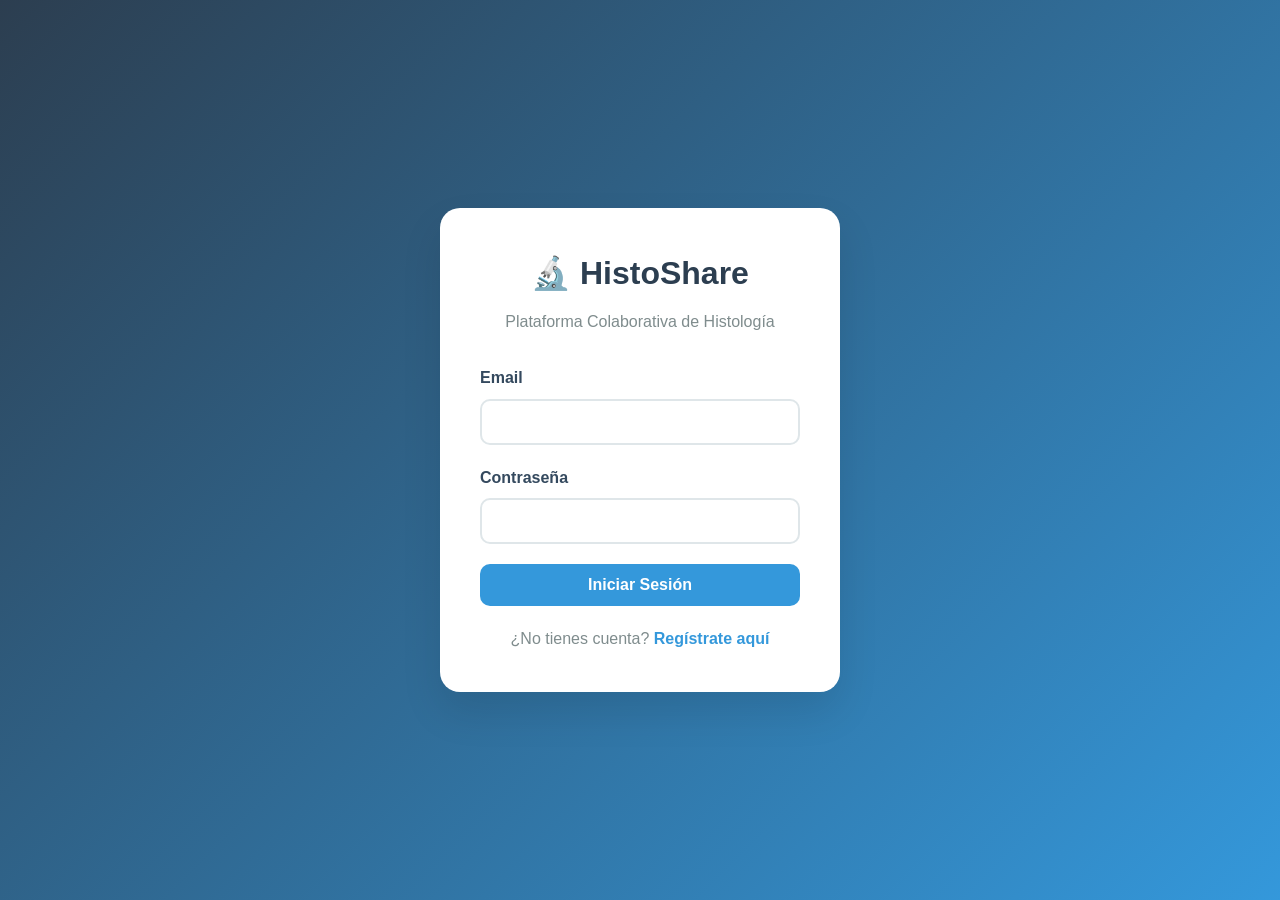
<file: index.html>
<!DOCTYPE html>
<html lang="es">
<head>
    <meta charset="UTF-8">
    <meta name="viewport" content="width=device-width, initial-scale=1.0">
    <title>HistoShare - Plataforma Colaborativa de Histología</title>
    <style>
        * {
            margin: 0;
            padding: 0;
            box-sizing: border-box;
        }

        :root {
            --primary: #2c3e50;
            --secondary: #3498db;
            --accent: #e74c3c;
            --success: #27ae60;
            --warning: #f39c12;
            --light: #ecf0f1;
            --dark: #34495e;
            --white: #ffffff;
        }

        body {
            font-family: -apple-system, BlinkMacSystemFont, 'Segoe UI', Roboto, sans-serif;
            background-color: var(--light);
            color: var(--dark);
            line-height: 1.6;
        }

        /* Login/Register Styles */
        .auth-container {
            min-height: 100vh;
            display: flex;
            align-items: center;
            justify-content: center;
            background: linear-gradient(135deg, var(--primary) 0%, var(--secondary) 100%);
            padding: 20px;
        }

        .auth-box {
            background: white;
            padding: 40px;
            border-radius: 20px;
            box-shadow: 0 20px 40px rgba(0,0,0,0.1);
            width: 100%;
            max-width: 400px;
            animation: slideUp 0.5s ease;
        }

        @keyframes slideUp {
            from {
                opacity: 0;
                transform: translateY(30px);
            }
            to {
                opacity: 1;
                transform: translateY(0);
            }
        }

        .auth-header {
            text-align: center;
            margin-bottom: 30px;
        }

        .auth-header h1 {
            color: var(--primary);
            font-size: 32px;
            margin-bottom: 10px;
        }

        .auth-header p {
            color: #7f8c8d;
        }

        .form-group {
            margin-bottom: 20px;
        }

        .form-label {
            display: block;
            margin-bottom: 8px;
            color: var(--dark);
            font-weight: 600;
        }

        .form-input {
            width: 100%;
            padding: 12px 15px;
            border: 2px solid #dfe6e9;
            border-radius: 10px;
            font-size: 16px;
            transition: all 0.3s;
        }

        .form-input:focus {
            outline: none;
            border-color: var(--secondary);
            box-shadow: 0 0 0 3px rgba(52, 152, 219, 0.1);
        }

        .btn {
            padding: 12px 30px;
            border: none;
            border-radius: 10px;
            font-size: 16px;
            font-weight: 600;
            cursor: pointer;
            transition: all 0.3s;
            display: inline-block;
            text-align: center;
        }

        .btn-primary {
            background: var(--secondary);
            color: white;
            width: 100%;
        }

        .btn-primary:hover {
            background: #2980b9;
            transform: translateY(-2px);
            box-shadow: 0 5px 15px rgba(52, 152, 219, 0.3);
        }

        .auth-switch {
            text-align: center;
            margin-top: 20px;
            color: #7f8c8d;
        }

        .auth-switch a {
            color: var(--secondary);
            text-decoration: none;
            font-weight: 600;
        }

        /* App Container */
        .app-container {
            display: none;
            min-height: 100vh;
            background: var(--light);
        }

        /* Header */
        .app-header {
            background: var(--primary);
            color: white;
            padding: 15px 20px;
            box-shadow: 0 2px 10px rgba(0,0,0,0.1);
        }

        .header-content {
            max-width: 1200px;
            margin: 0 auto;
            display: flex;
            justify-content: space-between;
            align-items: center;
        }

        .header-title {
            display: flex;
            align-items: center;
            gap: 15px;
        }

        .header-title h1 {
            font-size: 24px;
        }

        .user-info {
            display: flex;
            align-items: center;
            gap: 15px;
        }

        .user-name {
            font-weight: 500;
        }

        .btn-logout {
            background: rgba(255,255,255,0.1);
            color: white;
            padding: 8px 16px;
            font-size: 14px;
        }

        .btn-logout:hover {
            background: rgba(255,255,255,0.2);
        }

        /* Navigation Tabs */
        .nav-tabs {
            background: white;
            box-shadow: 0 2px 5px rgba(0,0,0,0.05);
            position: sticky;
            top: 0;
            z-index: 100;
        }

        .nav-tabs-container {
            max-width: 1200px;
            margin: 0 auto;
            display: flex;
            overflow-x: auto;
            -webkit-overflow-scrolling: touch;
        }

        .nav-tab {
            padding: 15px 25px;
            cursor: pointer;
            border-bottom: 3px solid transparent;
            transition: all 0.3s;
            white-space: nowrap;
            font-weight: 500;
            color: var(--dark);
        }

        .nav-tab:hover {
            background: rgba(52, 152, 219, 0.05);
        }

        .nav-tab.active {
            color: var(--secondary);
            border-bottom-color: var(--secondary);
        }

        /* Content Area */
        .content-area {
            max-width: 1200px;
            margin: 0 auto;
            padding: 20px;
        }

        .tab-content {
            display: none;
            animation: fadeIn 0.3s;
        }

        .tab-content.active {
            display: block;
        }

        @keyframes fadeIn {
            from {
                opacity: 0;
            }
            to {
                opacity: 1;
            }
        }

        /* Upload Section */
        .upload-section {
            background: white;
            padding: 30px;
            border-radius: 15px;
            box-shadow: 0 5px 15px rgba(0,0,0,0.08);
            margin-bottom: 30px;
            text-align: center;
        }

        .upload-area {
            border: 3px dashed var(--secondary);
            border-radius: 10px;
            padding: 40px;
            background: rgba(52, 152, 219, 0.05);
            cursor: pointer;
            transition: all 0.3s;
        }

        .upload-area:hover {
            background: rgba(52, 152, 219, 0.1);
            border-color: #2980b9;
        }

        .upload-icon {
            font-size: 48px;
            color: var(--secondary);
            margin-bottom: 10px;
        }

        #fileInput {
            display: none;
        }

        /* Gallery Grid */
        .gallery-grid {
            display: grid;
            grid-template-columns: repeat(auto-fill, minmax(250px, 1fr));
            gap: 20px;
            margin-top: 20px;
        }

        .gallery-item {
            background: white;
            border-radius: 10px;
            overflow: hidden;
            box-shadow: 0 5px 15px rgba(0,0,0,0.08);
            transition: all 0.3s;
            cursor: pointer;
        }

        .gallery-item:hover {
            transform: translateY(-5px);
            box-shadow: 0 10px 25px rgba(0,0,0,0.15);
        }

        .gallery-image {
            width: 100%;
            height: 200px;
            object-fit: cover;
        }

        .gallery-info {
            padding: 15px;
        }

        .image-title {
            font-weight: 600;
            margin-bottom: 5px;
            color: var(--dark);
        }

        .image-meta {
            font-size: 14px;
            color: #7f8c8d;
        }

        /* Viewer Modal */
        .viewer-modal {
            display: none;
            position: fixed;
            top: 0;
            left: 0;
            right: 0;
            bottom: 0;
            background: rgba(0,0,0,0.9);
            z-index: 1000;
        }

        .viewer-content {
            height: 100%;
            display: flex;
            flex-direction: column;
        }

        .viewer-header {
            background: var(--dark);
            padding: 15px 20px;
            display: flex;
            justify-content: space-between;
            align-items: center;
            color: white;
        }

        .viewer-body {
            flex: 1;
            display: flex;
            position: relative;
            overflow: hidden;
        }

        .canvas-container {
            flex: 1;
            position: relative;
            display: flex;
            align-items: center;
            justify-content: center;
            background: #1a1a1a;
        }

        #imageCanvas {
            max-width: 100%;
            max-height: 100%;
            cursor: crosshair;
            box-shadow: 0 0 20px rgba(0,0,0,0.5);
        }

        /* Drawing Tools */
        .tools-panel {
            position: absolute;
            left: 20px;
            top: 20px;
            background: white;
            border-radius: 10px;
            padding: 15px;
            box-shadow: 0 5px 20px rgba(0,0,0,0.2);
            display: flex;
            flex-direction: column;
            gap: 15px;
        }

        .tool-group {
            display: flex;
            flex-direction: column;
            gap: 8px;
        }

        .tool-label {
            font-size: 12px;
            font-weight: 600;
            color: var(--dark);
            text-transform: uppercase;
        }

        .color-picker {
            display: flex;
            gap: 5px;
            flex-wrap: wrap;
        }

        .color-option {
            width: 30px;
            height: 30px;
            border-radius: 50%;
            cursor: pointer;
            border: 3px solid transparent;
            transition: all 0.2s;
        }

        .color-option:hover {
            transform: scale(1.1);
        }

        .color-option.active {
            border-color: var(--dark);
            box-shadow: 0 0 0 2px white;
        }

        .size-picker {
            display: flex;
            gap: 10px;
            align-items: center;
        }

        .size-option {
            width: 40px;
            height: 40px;
            display: flex;
            align-items: center;
            justify-content: center;
            background: #f0f0f0;
            border-radius: 5px;
            cursor: pointer;
            transition: all 0.2s;
        }

        .size-option:hover {
            background: #e0e0e0;
        }

        .size-option.active {
            background: var(--secondary);
            color: white;
        }

        .size-dot {
            background: currentColor;
            border-radius: 50%;
        }

        .tool-buttons {
            display: flex;
            flex-direction: column;
            gap: 5px;
        }

        .tool-btn {
            padding: 8px 12px;
            border: none;
            border-radius: 5px;
            cursor: pointer;
            font-size: 14px;
            transition: all 0.2s;
            background: #f0f0f0;
        }

        .tool-btn:hover {
            background: #e0e0e0;
        }

        .tool-btn.active {
            background: var(--secondary);
            color: white;
        }

        /* Notes Panel */
        .notes-panel {
            width: 300px;
            background: white;
            padding: 20px;
            overflow-y: auto;
            border-left: 1px solid #ddd;
        }

        .notes-header {
            font-size: 18px;
            font-weight: 600;
            margin-bottom: 15px;
            color: var(--dark);
        }

        .notes-textarea {
            width: 100%;
            min-height: 200px;
            padding: 12px;
            border: 2px solid #dfe6e9;
            border-radius: 8px;
            resize: vertical;
            font-family: inherit;
            font-size: 14px;
        }

        .notes-textarea:focus {
            outline: none;
            border-color: var(--secondary);
        }

        .annotations-list {
            margin-top: 20px;
        }

        .annotation-item {
            background: #f8f9fa;
            padding: 12px;
            border-radius: 8px;
            margin-bottom: 10px;
            border-left: 3px solid var(--secondary);
        }

        .annotation-author {
            font-weight: 600;
            color: var(--secondary);
            font-size: 14px;
        }

        .annotation-date {
            font-size: 12px;
            color: #7f8c8d;
            margin-left: 10px;
        }

        .annotation-text {
            margin-top: 5px;
            font-size: 14px;
            line-height: 1.5;
        }

        /* Category Badge */
        .category-badge {
            display: inline-block;
            padding: 5px 12px;
            border-radius: 20px;
            font-size: 12px;
            font-weight: 600;
            text-transform: uppercase;
        }

        .category-basic {
            background: #e3f2fd;
            color: #1976d2;
        }

        .category-organs {
            background: #e8f5e9;
            color: #388e3c;
        }

        .category-systems {
            background: #fff3e0;
            color: #f57c00;
        }

        /* Filters */
        .filters-section {
            background: white;
            padding: 20px;
            border-radius: 10px;
            margin-bottom: 20px;
            box-shadow: 0 2px 10px rgba(0,0,0,0.05);
        }

        .filters-row {
            display: flex;
            gap: 15px;
            flex-wrap: wrap;
            align-items: center;
        }

        .filter-group {
            display: flex;
            gap: 8px;
        }

        .filter-btn {
            padding: 8px 16px;
            border: 2px solid #dfe6e9;
            background: white;
            border-radius: 8px;
            cursor: pointer;
            transition: all 0.2s;
            font-size: 14px;
        }

        .filter-btn:hover {
            border-color: var(--secondary);
        }

        .filter-btn.active {
            background: var(--secondary);
            color: white;
            border-color: var(--secondary);
        }

        /* Search Bar */
        .search-bar {
            flex: 1;
            position: relative;
        }

        .search-input {
            width: 100%;
            padding: 10px 40px 10px 15px;
            border: 2px solid #dfe6e9;
            border-radius: 8px;
            font-size: 14px;
        }

        .search-icon {
            position: absolute;
            right: 15px;
            top: 50%;
            transform: translateY(-50%);
            color: #7f8c8d;
        }

        /* Empty State */
        .empty-state {
            text-align: center;
            padding: 60px 20px;
            color: #7f8c8d;
        }

        .empty-icon {
            font-size: 64px;
            margin-bottom: 20px;
            opacity: 0.5;
        }

        /* Loading */
        .loading {
            display: inline-block;
            width: 20px;
            height: 20px;
            border: 3px solid rgba(0,0,0,.1);
            border-radius: 50%;
            border-top-color: var(--secondary);
            animation: spin 1s ease-in-out infinite;
        }

        @keyframes spin {
            to { transform: rotate(360deg); }
        }

        /* Responsive */
        @media (max-width: 768px) {
            .gallery-grid {
                grid-template-columns: repeat(auto-fill, minmax(150px, 1fr));
                gap: 10px;
            }

            .notes-panel {
                position: absolute;
                right: -300px;
                top: 0;
                height: 100%;
                transition: right 0.3s;
                z-index: 10;
                box-shadow: -5px 0 20px rgba(0,0,0,0.1);
            }

            .notes-panel.active {
                right: 0;
            }

            .tools-panel {
                left: 10px;
                top: 10px;
                padding: 10px;
            }

            .nav-tabs-container {
                padding: 0 10px;
            }

            .nav-tab {
                padding: 12px 15px;
                font-size: 14px;
            }
        }

        /* Share Button */
        .btn-share {
            background: var(--success);
            color: white;
            padding: 10px 20px;
            border-radius: 8px;
            display: inline-flex;
            align-items: center;
            gap: 8px;
            margin-top: 15px;
        }

        .btn-share:hover {
            background: #229954;
        }

        /* Modal Actions */
        .modal-actions {
            display: flex;
            gap: 10px;
            margin-top: 20px;
        }

        .btn-secondary {
            background: #95a5a6;
            color: white;
        }

        .btn-secondary:hover {
            background: #7f8c8d;
        }

        /* Upload Progress */
        .upload-progress {
            margin-top: 20px;
            display: none;
        }

        .progress-bar {
            width: 100%;
            height: 10px;
            background: #ecf0f1;
            border-radius: 5px;
            overflow: hidden;
        }

        .progress-fill {
            height: 100%;
            background: var(--secondary);
            width: 0%;
            transition: width 0.3s;
        }

        /* Category Icons */
        .category-icon {
            font-size: 20px;
            margin-right: 5px;
        }

        /* Toggle Button for Mobile Notes */
        .toggle-notes-btn {
            display: none;
            position: absolute;
            right: 20px;
            bottom: 20px;
            width: 56px;
            height: 56px;
            background: var(--secondary);
            color: white;
            border-radius: 50%;
            border: none;
            font-size: 24px;
            cursor: pointer;
            box-shadow: 0 4px 15px rgba(0,0,0,0.2);
            z-index: 9;
        }

        @media (max-width: 768px) {
            .toggle-notes-btn {
                display: flex;
                align-items: center;
                justify-content: center;
            }
        }

        /* Info Cards */
        .info-card {
            background: white;
            padding: 20px;
            border-radius: 10px;
            box-shadow: 0 3px 10px rgba(0,0,0,0.05);
            margin-bottom: 20px;
        }

        .info-card h3 {
            color: var(--primary);
            margin-bottom: 10px;
        }

        .info-card p {
            color: #7f8c8d;
            line-height: 1.6;
        }

        /* Zoom Controls */
        .zoom-controls {
            position: absolute;
            bottom: 20px;
            left: 20px;
            background: white;
            border-radius: 8px;
            padding: 5px;
            display: flex;
            gap: 5px;
            box-shadow: 0 3px 10px rgba(0,0,0,0.2);
        }

        .zoom-btn {
            width: 36px;
            height: 36px;
            border: none;
            background: #f0f0f0;
            border-radius: 4px;
            cursor: pointer;
            font-size: 18px;
            display: flex;
            align-items: center;
            justify-content: center;
        }

        .zoom-btn:hover {
            background: #e0e0e0;
        }

        .user-select {
            padding: 8px 12px;
            border: 2px solid #dfe6e9;
            border-radius: 8px;
            font-size: 14px;
            cursor: pointer;
        }

        .upload-form {
            display: flex;
            flex-direction: column;
            gap: 15px;
            margin-top: 20px;
            text-align: left;
        }
    </style>
</head>
<body>
    <!-- Login/Register Container -->
    <div id="authContainer" class="auth-container">
        <div class="auth-box">
            <div class="auth-header">
                <h1>🔬 HistoShare</h1>
                <p>Plataforma Colaborativa de Histología</p>
            </div>

            <!-- Login Form -->
            <form id="loginForm">
                <div class="form-group">
                    <label class="form-label">Email</label>
                    <input type="email" class="form-input" id="loginEmail" required>
                </div>
                <div class="form-group">
                    <label class="form-label">Contraseña</label>
                    <input type="password" class="form-input" id="loginPassword" required>
                </div>
                <button type="submit" class="btn btn-primary">Iniciar Sesión</button>
                <div class="auth-switch">
                    ¿No tienes cuenta? <a href="#" onclick="showRegister()">Regístrate aquí</a>
                </div>
            </form>

            <!-- Register Form -->
            <form id="registerForm" style="display: none;">
                <div class="form-group">
                    <label class="form-label">Nombre completo</label>
                    <input type="text" class="form-input" id="registerName" required>
                </div>
                <div class="form-group">
                    <label class="form-label">Email</label>
                    <input type="email" class="form-input" id="registerEmail" required>
                </div>
                <div class="form-group">
                    <label class="form-label">Contraseña</label>
                    <input type="password" class="form-input" id="registerPassword" required>
                </div>
                <div class="form-group">
                    <label class="form-label">Institución/Universidad</label>
                    <input type="text" class="form-input" id="registerInstitution" required>
                </div>
                <button type="submit" class="btn btn-primary">Crear Cuenta</button>
                <div class="auth-switch">
                    ¿Ya tienes cuenta? <a href="#" onclick="showLogin()">Inicia sesión</a>
                </div>
            </form>
        </div>
    </div>

    <!-- Main App Container -->
    <div id="appContainer" class="app-container">
        <!-- Header -->
        <header class="app-header">
            <div class="header-content">
                <div class="header-title">
                    <h1>🔬 HistoShare</h1>
                </div>
                <div class="user-info">
                    <span class="user-name" id="userName">Usuario</span>
                    <button class="btn btn-logout" onclick="logout()">Salir</button>
                </div>
            </div>
        </header>

        <!-- Navigation Tabs -->
        <nav class="nav-tabs">
            <div class="nav-tabs-container">
                <div class="nav-tab active" onclick="switchTab('home')">
                    <span class="category-icon">🏠</span>Inicio
                </div>
                <div class="nav-tab" onclick="switchTab('basic-tissues')">
                    <span class="category-icon">🧬</span>Tejidos Básicos
                </div>
                <div class="nav-tab" onclick="switchTab('organs')">
                    <span class="category-icon">🫀</span>Órganos
                </div>
                <div class="nav-tab" onclick="switchTab('systems')">
                    <span class="category-icon">🧠</span>Sistemas
                </div>
                <div class="nav-tab" onclick="switchTab('upload')">
                    <span class="category-icon">📤</span>Subir
                </div>
            </div>
        </nav>

        <!-- Content Area -->
        <div class="content-area">
            <!-- Home Tab -->
            <div id="home-tab" class="tab-content active">
                <div class="info-card">
                    <h3>👋 Bienvenido a HistoShare</h3>
                    <p>Explora, comparte y anota preparaciones histológicas con la comunidad académica. 
                    Utiliza nuestras herramientas de dibujo para señalar estructuras importantes y 
                    comparte tus conocimientos con otros estudiantes y profesionales.</p>
                </div>

                <div class="filters-section">
                    <div class="filters-row">
                        <div class="filter-group">
                            <button class="filter-btn active" onclick="filterImages('all')">Todas</button>
                            <button class="filter-btn" onclick="filterImages('basic-tissues')">Tejidos Básicos</button>
                            <button class="filter-btn" onclick="filterImages('organs')">Órganos</button>
                            <button class="filter-btn" onclick="filterImages('systems')">Sistemas</button>
                        </div>
                        <div class="search-bar">
                            <input type="text" class="search-input" placeholder="Buscar preparaciones..." onkeyup="searchImages(this.value)">
                            <span class="search-icon">🔍</span>
                        </div>
                    </div>
                </div>

                <div class="gallery-grid" id="allImagesGallery">
                    <!-- Las imágenes se cargarán aquí dinámicamente -->
                </div>
            </div>

            <!-- Basic Tissues Tab -->
            <div id="basic-tissues-tab" class="tab-content">
                <div class="info-card">
                    <h3>🧬 Tejidos Básicos</h3>
                    <p>Explora los cuatro tipos fundamentales de tejidos: epitelial, conectivo, muscular y nervioso.</p>
                </div>
                <div class="gallery-grid" id="basicTissuesGallery">
                    <!-- Imágenes de tejidos básicos -->
                </div>
            </div>

            <!-- Organs Tab -->
            <div id="organs-tab" class="tab-content">
                <div class="info-card">
                    <h3>🫀 Órganos</h3>
                    <p>Estudia la histología de diferentes órganos del cuerpo humano.</p>
                </div>
                <div class="gallery-grid" id="organsGallery">
                    <!-- Imágenes de órganos -->
                </div>
            </div>

            <!-- Systems Tab -->
            <div id="systems-tab" class="tab-content">
                <div class="info-card">
                    <h3>🧠 Sistemas</h3>
                    <p>Analiza la organización histológica de los diferentes sistemas del cuerpo.</p>
                </div>
                <div class="gallery-grid" id="systemsGallery">
                    <!-- Imágenes de sistemas -->
                </div>
            </div>

            <!-- Upload Tab -->
            <div id="upload-tab" class="tab-content">
                <div class="upload-section">
                    <h2>📤 Subir Nueva Preparación</h2>
                    <div class="upload-area" onclick="document.getElementById('fileInput').click()">
                        <div class="upload-icon">📸</div>
                        <p>Haz clic o arrastra una imagen aquí</p>
                        <p style="font-size: 14px; color: #7f8c8d;">Formatos: JPG, PNG, GIF (Max: 10MB)</p>
                    </div>
                    <input type="file" id="fileInput" accept="image/*" onchange="handleFileSelect(event)">
                    
                    <form id="uploadForm" class="upload-form" style="display: none;">
                        <div class="form-group">
                            <label class="form-label">Título de la preparación</label>
                            <input type="text" class="form-input" id="imageTitle" placeholder="Ej: Epitelio simple escamoso" required>
                        </div>
                        
                        <div class="form-group">
                            <label class="form-label">Categoría</label>
                            <select class="form-input" id="imageCategory" required>
                                <option value="">Seleccionar categoría</option>
                                <option value="basic-tissues">Tejidos Básicos</option>
                                <option value="organs">Órganos</option>
                                <option value="systems">Sistemas</option>
                            </select>
                        </div>
                        
                        <div class="form-group">
                            <label class="form-label">Descripción</label>
                            <textarea class="form-input" id="imageDescription" rows="3" placeholder="Describe la preparación, tinción utilizada, aumentos, etc."></textarea>
                        </div>
                        
                        <button type="submit" class="btn btn-primary">Subir Imagen</button>
                    </form>
                    
                    <div class="upload-progress">
                        <div class="progress-bar">
                            <div class="progress-fill" id="progressFill"></div>
                        </div>
                    </div>
                </div>
            </div>
        </div>
    </div>

    <!-- Image Viewer Modal -->
    <div id="viewerModal" class="viewer-modal">
        <div class="viewer-content">
            <div class="viewer-header">
                <h2 id="viewerTitle">Título de la imagen</h2>
                <button class="btn" onclick="closeViewer()">✕ Cerrar</button>
            </div>
            
            <div class="viewer-body">
                <div class="canvas-container">
                    <canvas id="imageCanvas"></canvas>
                    
                    <!-- Drawing Tools -->
                    <div class="tools-panel">
                        <div class="tool-group">
                            <div class="tool-label">Herramientas</div>
                            <div class="tool-buttons">
                                <button class="tool-btn active" onclick="setTool('pen')">✏️ Lápiz</button>
                                <button class="tool-btn" onclick="setTool('eraser')">🧹 Borrador</button>
                                <button class="tool-btn" onclick="setTool('text')">📝 Texto</button>
                            </div>
                        </div>
                        
                        <div class="tool-group">
                            <div class="tool-label">Colores</div>
                            <div class="color-picker">
                                <div class="color-option active" style="background: #e74c3c" onclick="setColor('#e74c3c')"></div>
                                <div class="color-option" style="background: #3498db" onclick="setColor('#3498db')"></div>
                                <div class="color-option" style="background: #2ecc71" onclick="setColor('#2ecc71')"></div>
                                <div class="color-option" style="background: #f39c12" onclick="setColor('#f39c12')"></div>
                                <div class="color-option" style="background: #9b59b6" onclick="setColor('#9b59b6')"></div>
                                <div class="color-option" style="background: #34495e" onclick="setColor('#34495e')"></div>
                            </div>
                        </div>
                        
                        <div class="tool-group">
                            <div class="tool-label">Grosor</div>
                            <div class="size-picker">
                                <div class="size-option active" onclick="setSize(2)">
                                    <div class="size-dot" style="width: 2px; height: 2px;"></div>
                                </div>
                                <div class="size-option" onclick="setSize(5)">
                                    <div class="size-dot" style="width: 5px; height: 5px;"></div>
                                </div>
                                <div class="size-option" onclick="setSize(10)">
                                    <div class="size-dot" style="width: 10px; height: 10px;"></div>
                                </div>
                            </div>
                        </div>
                        
                        <button class="tool-btn" onclick="clearCanvas()">🗑️ Limpiar</button>
                        <button class="tool-btn" onclick="saveAnnotation()">💾 Guardar</button>
                    </div>
                    
                    <!-- Zoom Controls -->
                    <div class="zoom-controls">
                        <button class="zoom-btn" onclick="zoomOut()">−</button>
                        <button class="zoom-btn" onclick="resetZoom()">⟲</button>
                        <button class="zoom-btn" onclick="zoomIn()">+</button>
                    </div>
                </div>
                
                <!-- Notes Panel -->
                <div class="notes-panel" id="notesPanel">
                    <div class="notes-header">📝 Notas y Anotaciones</div>
                    
                    <textarea class="notes-textarea" id="notesTextarea" placeholder="Escribe tus observaciones aquí..."></textarea>
                    
                    <button class="btn btn-primary" onclick="saveNotes()">Guardar Notas</button>
                    
                    <div class="annotations-list" id="annotationsList">
                        <h4 style="margin-top: 20px;">💬 Anotaciones de la Comunidad</h4>
                        <!-- Las anotaciones se cargarán aquí -->
                    </div>
                </div>
                
                <!-- Toggle button for mobile -->
                <button class="toggle-notes-btn" onclick="toggleNotes()">📝</button>
            </div>
        </div>
    </div>

    <script>
        // Global variables
        let currentUser = null;
        let users = JSON.parse(localStorage.getItem('histoShareUsers')) || {};
        let images = JSON.parse(localStorage.getItem('histoShareImages')) || [];
        let currentImage = null;
        let canvas = null;
        let ctx = null;
        let isDrawing = false;
        let currentTool = 'pen';
        let currentColor = '#e74c3c';
        let currentSize = 2;
        let zoomLevel = 1;

        // Initialize sample images if empty
        if (images.length === 0) {
            images = [
                {
                    id: Date.now(),
                    title: "Epitelio Simple Escamoso",
                    category: "basic-tissues",
                    description: "Corte de endotelio vascular, tinción H&E, 400x",
                    uploadedBy: "Sistema",
                    uploadDate: new Date().toISOString(),
                    imageData: "data:image/svg+xml,%3Csvg xmlns='http://www.w3.org/2000/svg' width='400' height='300'%3E%3Crect width='400' height='300' fill='%23f0f0f0'/%3E%3Ctext x='200' y='150' text-anchor='middle' font-family='Arial' font-size='20' fill='%23999'%3EEpitelio Simple Escamoso%3C/text%3E%3C/svg%3E",
                    annotations: []
                },
                {
                    id: Date.now() + 1,
                    title: "Tejido Muscular Estriado",
                    category: "basic-tissues",
                    description: "Músculo esquelético, tinción tricrómica de Masson, 200x",
                    uploadedBy: "Sistema",
                    uploadDate: new Date().toISOString(),
                    imageData: "data:image/svg+xml,%3Csvg xmlns='http://www.w3.org/2000/svg' width='400' height='300'%3E%3Crect width='400' height='300' fill='%23f0f0f0'/%3E%3Ctext x='200' y='150' text-anchor='middle' font-family='Arial' font-size='20' fill='%23999'%3ETejido Muscular%3C/text%3E%3C/svg%3E",
                    annotations: []
                }
            ];
            localStorage.setItem('histoShareImages', JSON.stringify(images));
        }

        // Utility functions
        function $(id) { return document.getElementById(id); }

        // Authentication functions
        function showLogin() {
            $('loginForm').style.display = 'block';
            $('registerForm').style.display = 'none';
            $('loginForm').reset();
        }

        function showRegister() {
            $('loginForm').style.display = 'none';
            $('registerForm').style.display = 'block';
            $('registerForm').reset();
        }

        // Login handler
        $('loginForm').addEventListener('submit', (e) => {
            e.preventDefault();
            const email = $('loginEmail').value;
            const password = $('loginPassword').value;
            
            if (users[email] && users[email].password === password) {
                currentUser = users[email];
                localStorage.setItem('currentUser', email);
                showApp();
            } else {
                alert('Email o contraseña incorrectos');
            }
        });

        // Register handler
        $('registerForm').addEventListener('submit', (e) => {
            e.preventDefault();
            const email = $('registerEmail').value;
            
            if (users[email]) {
                alert('Este email ya está registrado');
                return;
            }
            
            const userData = {
                name: $('registerName').value,
                email: email,
                password: $('registerPassword').value,
                institution: $('registerInstitution').value,
                joinDate: new Date().toISOString()
            };
            
            users[email] = userData;
            localStorage.setItem('histoShareUsers', JSON.stringify(users));
            
            currentUser = userData;
            localStorage.setItem('currentUser', email);
            
            alert('¡Cuenta creada con éxito!');
            showApp();
        });

        // Show app
        function showApp() {
            $('authContainer').style.display = 'none';
            $('appContainer').style.display = 'block';
            $('userName').textContent = currentUser.name;
            loadGallery();
            initCanvas();
        }

        // Logout
        function logout() {
            currentUser = null;
            localStorage.removeItem('currentUser');
            $('authContainer').style.display = 'flex';
            $('appContainer').style.display = 'none';
            showLogin();
        }

        // Tab switching
        function switchTab(tabName) {
            // Update nav tabs
            document.querySelectorAll('.nav-tab').forEach(tab => {
                tab.classList.remove('active');
            });
            event.target.closest('.nav-tab').classList.add('active');
            
            // Update content
            document.querySelectorAll('.tab-content').forEach(content => {
                content.classList.remove('active');
            });
            $(`${tabName}-tab`).classList.add('active');
            
            // Load specific gallery
            loadGallery(tabName);
        }

        // Load gallery
        function loadGallery(category = 'all') {
            let galleryId = 'allImagesGallery';
            let filteredImages = images;
            
            if (category !== 'all' && category !== 'home' && category !== 'upload') {
                galleryId = category.replace('-', '') + 'Gallery';
                filteredImages = images.filter(img => img.category === category);
            }
            
            const gallery = $(galleryId);
            if (!gallery) return;
            
            if (filteredImages.length === 0) {
                gallery.innerHTML = `
                    <div class="empty-state">
                        <div class="empty-icon">📸</div>
                        <h3>No hay imágenes en esta categoría</h3>
                        <p>Sé el primero en subir una preparación</p>
                    </div>
                `;
                return;
            }
            
            gallery.innerHTML = filteredImages.map(img => {
                const categoryClass = `category-${img.category}`;
                const categoryName = getCategoryName(img.category);
                
                return `
                    <div class="gallery-item" onclick="viewImage(${img.id})">
                        <img src="${img.imageData}" alt="${img.title}" class="gallery-image">
                        <div class="gallery-info">
                            <div class="image-title">${img.title}</div>
                            <div class="image-meta">
                                <span class="category-badge ${categoryClass}">${categoryName}</span>
                                <div style="margin-top: 5px; font-size: 12px;">
                                    Por ${img.uploadedBy} • ${formatDate(img.uploadDate)}
                                </div>
                            </div>
                        </div>
                    </div>
                `;
            }).join('');
        }

        // Get category name
        function getCategoryName(category) {
            const names = {
                'basic-tissues': 'Tejidos Básicos',
                'organs': 'Órganos',
                'systems': 'Sistemas'
            };
            return names[category] || category;
        }

        // Format date
        function formatDate(dateString) {
            const date = new Date(dateString);
            const now = new Date();
            const diff = now - date;
            const days = Math.floor(diff / (1000 * 60 * 60 * 24));
            
            if (days === 0) return 'Hoy';
            if (days === 1) return 'Ayer';
            if (days < 7) return `Hace ${days} días`;
            
            return date.toLocaleDateString('es-ES', { 
                day: 'numeric', 
                month: 'short', 
                year: 'numeric' 
            });
        }

        // File handling
        function handleFileSelect(event) {
            const file = event.target.files[0];
            if (!file) return;
            
            if (file.size > 10 * 1024 * 1024) {
                alert('La imagen es demasiado grande. Máximo 10MB.');
                return;
            }
            
            const reader = new FileReader();
            reader.onload = function(e) {
                $('uploadForm').style.display = 'block';
                $('uploadForm').dataset.imageData = e.target.result;
            };
            reader.readAsDataURL(file);
        }

        // Upload form handler
        $('uploadForm').addEventListener('submit', (e) => {
            e.preventDefault();
            
            const newImage = {
                id: Date.now(),
                title: $('imageTitle').value,
                category: $('imageCategory').value,
                description: $('imageDescription').value,
                uploadedBy: currentUser.name,
                uploadDate: new Date().toISOString(),
                imageData: $('uploadForm').dataset.imageData,
                annotations: []
            };
            
            images.unshift(newImage);
            localStorage.setItem('histoShareImages', JSON.stringify(images));
            
            alert('¡Imagen subida con éxito!');
            $('uploadForm').reset();
            $('uploadForm').style.display = 'none';
            $('fileInput').value = '';
            
            // Redirect to home
            document.querySelector('.nav-tab').click();
        });

        // View image
        function viewImage(imageId) {
            currentImage = images.find(img => img.id === imageId);
            if (!currentImage) return;
            
            $('viewerTitle').textContent = currentImage.title;
            $('viewerModal').style.display = 'block';
            
            // Load image on canvas
            const img = new Image();
            img.onload = function() {
                canvas.width = img.width;
                canvas.height = img.height;
                ctx.clearRect(0, 0, canvas.width, canvas.height);
                ctx.drawImage(img, 0, 0);
                
                // Load annotations
                loadAnnotations();
            };
            img.src = currentImage.imageData;
        }

        // Close viewer
        function closeViewer() {
            $('viewerModal').style.display = 'none';
            currentImage = null;
            zoomLevel = 1;
            canvas.style.transform = `scale(${zoomLevel})`;
        }

        // Initialize canvas
        function initCanvas() {
            canvas = $('imageCanvas');
            ctx = canvas.getContext('2d');
            
            // Mouse events
            canvas.addEventListener('mousedown', startDrawing);
            canvas.addEventListener('mousemove', draw);
            canvas.addEventListener('mouseup', stopDrawing);
            canvas.addEventListener('mouseout', stopDrawing);
            
            // Touch events
            canvas.addEventListener('touchstart', handleTouch);
            canvas.addEventListener('touchmove', handleTouch);
            canvas.addEventListener('touchend', stopDrawing);
        }

        // Drawing functions
        function startDrawing(e) {
            if (currentTool === 'text') {
                addText(e);
                return;
            }
            
            isDrawing = true;
            const rect = canvas.getBoundingClientRect();
            const x = (e.clientX - rect.left) / zoomLevel;
            const y = (e.clientY - rect.top) / zoomLevel;
            
            ctx.beginPath();
            ctx.moveTo(x, y);
        }

        function draw(e) {
            if (!isDrawing) return;
            
            const rect = canvas.getBoundingClientRect();
            const x = (e.clientX - rect.left) / zoomLevel;
            const y = (e.clientY - rect.top) / zoomLevel;
            
            ctx.globalCompositeOperation = currentTool === 'eraser' ? 'destination-out' : 'source-over';
            ctx.lineWidth = currentSize;
            ctx.strokeStyle = currentColor;
            ctx.lineCap = 'round';
            
            ctx.lineTo(x, y);
            ctx.stroke();
            ctx.beginPath();
            ctx.moveTo(x, y);
        }

        function stopDrawing() {
            if (!isDrawing) return;
            isDrawing = false;
            ctx.beginPath();
        }

        // Touch handling
        function handleTouch(e) {
            e.preventDefault();
            const touch = e.touches[0];
            const mouseEvent = new MouseEvent(e.type === 'touchstart' ? 'mousedown' : 
                                            e.type === 'touchmove' ? 'mousemove' : 'mouseup', {
                clientX: touch.clientX,
                clientY: touch.clientY
            });
            canvas.dispatchEvent(mouseEvent);
        }

        // Add text
        function addText(e) {
            const text = prompt('Ingrese el texto:');
            if (!text) return;
            
            const rect = canvas.getBoundingClientRect();
            const x = (e.clientX - rect.left) / zoomLevel;
            const y = (e.clientY - rect.top) / zoomLevel;
            
            ctx.font = `${currentSize * 4}px Arial`;
            ctx.fillStyle = currentColor;
            ctx.fillText(text, x, y);
        }

        // Tool setters
        function setTool(tool) {
            currentTool = tool;
            document.querySelectorAll('.tool-btn').forEach(btn => {
                btn.classList.remove('active');
            });
            event.target.classList.add('active');
            canvas.style.cursor = tool === 'text' ? 'text' : 'crosshair';
        }

        function setColor(color) {
            currentColor = color;
            document.querySelectorAll('.color-option').forEach(opt => {
                opt.classList.remove('active');
            });
            event.target.classList.add('active');
        }

        function setSize(size) {
            currentSize = size;
            document.querySelectorAll('.size-option').forEach(opt => {
                opt.classList.remove('active');
            });
            event.target.classList.add('active');
        }

        // Clear canvas
        function clearCanvas() {
            if (!confirm('¿Estás seguro de borrar todas las anotaciones?')) return;
            
            const img = new Image();
            img.onload = function() {
                ctx.clearRect(0, 0, canvas.width, canvas.height);
                ctx.drawImage(img, 0, 0);
            };
            img.src = currentImage.imageData;
        }

        // Save annotation
        function saveAnnotation() {
            const annotation = {
                id: Date.now(),
                author: currentUser.name,
                date: new Date().toISOString(),
                canvasData: canvas.toDataURL(),
                notes: $('notesTextarea').value
            };
            
            currentImage.annotations.push(annotation);
            localStorage.setItem('histoShareImages', JSON.stringify(images));
            
            alert('¡Anotación guardada con éxito!');
            loadAnnotations();
        }

        // Load annotations
        function loadAnnotations() {
            const annotationsList = $('annotationsList');
            const annotations = currentImage.annotations || [];
            
            if (annotations.length === 0) {
                annotationsList.innerHTML = '<p style="color: #7f8c8d; text-align: center;">No hay anotaciones aún</p>';
                return;
            }
            
            annotationsList.innerHTML = '<h4 style="margin-top: 20px;">💬 Anotaciones de la Comunidad</h4>' +
                annotations.map(ann => `
                    <div class="annotation-item">
                        <div>
                            <span class="annotation-author">${ann.author}</span>
                            <span class="annotation-date">${formatDate(ann.date)}</span>
                        </div>
                        <div class="annotation-text">${ann.notes || 'Sin notas'}</div>
                        <button class="btn btn-secondary" onclick="loadAnnotationCanvas('${ann.id}')">
                            Ver anotación
                        </button>
                    </div>
                `).join('');
        }

        // Load specific annotation
        function loadAnnotationCanvas(annotationId) {
            const annotation = currentImage.annotations.find(ann => ann.id == annotationId);
            if (!annotation) return;
            
            const img = new Image();
            img.onload = function() {
                ctx.clearRect(0, 0, canvas.width, canvas.height);
                ctx.drawImage(img, 0, 0);
            };
            img.src = annotation.canvasData;
        }

        // Save notes
        function saveNotes() {
            if (!$('notesTextarea').value.trim()) {
                alert('Por favor escribe alguna nota antes de guardar');
                return;
            }
            saveAnnotation();
        }

        // Toggle notes panel (mobile)
        function toggleNotes() {
            const panel = $('notesPanel');
            panel.classList.toggle('active');
        }

        // Zoom functions
        function zoomIn() {
            zoomLevel = Math.min(zoomLevel * 1.2, 3);
            canvas.style.transform = `scale(${zoomLevel})`;
        }

        function zoomOut() {
            zoomLevel = Math.max(zoomLevel / 1.2, 0.5);
            canvas.style.transform = `scale(${zoomLevel})`;
        }

        function resetZoom() {
            zoomLevel = 1;
            canvas.style.transform = `scale(${zoomLevel})`;
        }

        // Search images
        function searchImages(query) {
            const filtered = images.filter(img => 
                img.title.toLowerCase().includes(query.toLowerCase()) ||
                img.description.toLowerCase().includes(query.toLowerCase())
            );
            
            const gallery = $('allImagesGallery');
            if (filtered.length === 0) {
                gallery.innerHTML = `
                    <div class="empty-state">
                        <div class="empty-icon">🔍</div>
                        <h3>No se encontraron resultados</h3>
                        <p>Intenta con otros términos de búsqueda</p>
                    </div>
                `;
                return;
            }
            
            // Render filtered results
            gallery.innerHTML = filtered.map(img => {
                const categoryClass = `category-${img.category}`;
                const categoryName = getCategoryName(img.category);
                
                return `
                    <div class="gallery-item" onclick="viewImage(${img.id})">
                        <img src="${img.imageData}" alt="${img.title}" class="gallery-image">
                        <div class="gallery-info">
                            <div class="image-title">${img.title}</div>
                            <div class="image-meta">
                                <span class="category-badge ${categoryClass}">${categoryName}</span>
                                <div style="margin-top: 5px; font-size: 12px;">
                                    Por ${img.uploadedBy} • ${formatDate(img.uploadDate)}
                                </div>
                            </div>
                        </div>
                    </div>
                `;
            }).join('');
        }

        // Filter images
        function filterImages(category) {
            // Update filter buttons
            document.querySelectorAll('.filter-btn').forEach(btn => {
                btn.classList.remove('active');
            });
            event.target.classList.add('active');
            
            // Load filtered gallery
            if (category === 'all') {
                loadGallery('all');
            } else {
                const filtered = images.filter(img => img.category === category);
                const gallery = $('allImagesGallery');
                
                if (filtered.length === 0) {
                    gallery.innerHTML = `
                        <div class="empty-state">
                            <div class="empty-icon">📸</div>
                            <h3>No hay imágenes en esta categoría</h3>
                            <p>Sé el primero en subir una preparación</p>
                        </div>
                    `;
                    return;
                }
                
                gallery.innerHTML = filtered.map(img => {
                    const categoryClass = `category-${img.category}`;
                    const categoryName = getCategoryName(img.category);
                    
                    return `
                        <div class="gallery-item" onclick="viewImage(${img.id})">
                            <img src="${img.imageData}" alt="${img.title}" class="gallery-image">
                            <div class="gallery-info">
                                <div class="image-title">${img.title}</div>
                                <div class="image-meta">
                                    <span class="category-badge ${categoryClass}">${categoryName}</span>
                                    <div style="margin-top: 5px; font-size: 12px;">
                                        Por ${img.uploadedBy} • ${formatDate(img.uploadDate)}
                                    </div>
                                </div>
                            </div>
                        </div>
                    `;
                }).join('');
            }
        }

        // Initialize app
        window.onload = () => {
            const savedUser = localStorage.getItem('currentUser');
            if (savedUser && users[savedUser]) {
                currentUser = users[savedUser];
                showApp();
            }
        };

        // Keyboard shortcuts
        document.addEventListener('keydown', (e) => {
            if (e.key === 'Escape' && $('viewerModal').style.display === 'block') {
                closeViewer();
            }
        });
    </script>
</body>
</html>
</file>
